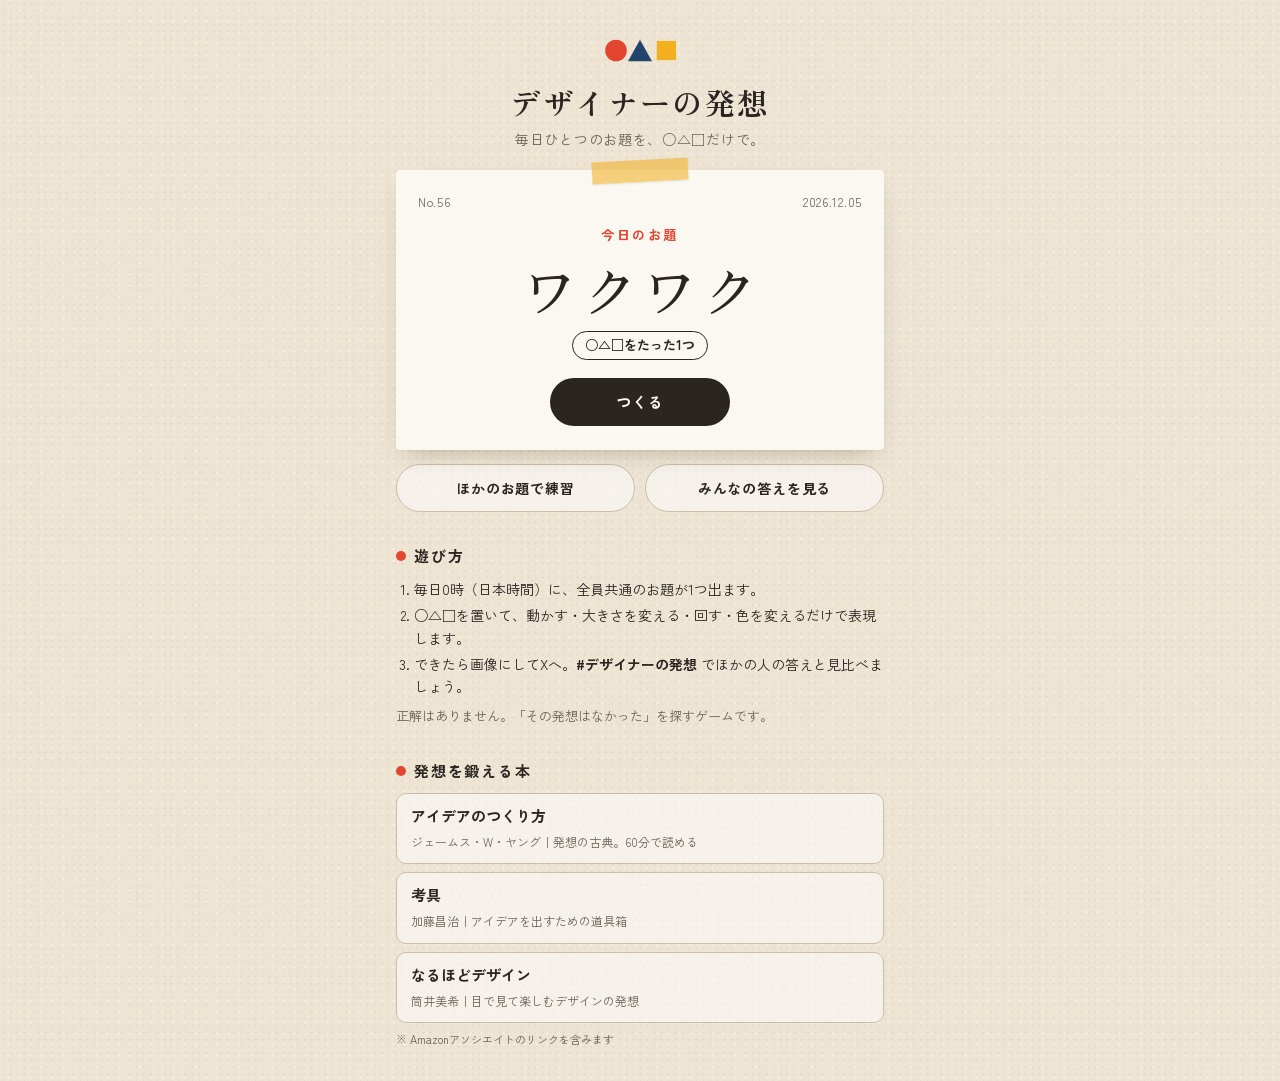
<file: index.html>
<!doctype html>
<html lang="ja">
<head>
<meta charset="utf-8">
<meta name="viewport" content="width=device-width,initial-scale=1,viewport-fit=cover">
<title>デザイナーの発想｜今日のお題</title>
<meta name="description" content="毎日ひとつのお題を、○△□だけで表現する。デザイナーのための発想トレーニング。">
<meta property="og:title" content="デザイナーの発想｜今日のお題">
<meta property="og:description" content="毎日ひとつのお題を、○△□だけで表現する。みんなの答えは #デザイナーの発想 で。">
<meta property="og:type" content="website">
<meta property="og:image" content="https://designers-game.vercel.app/og.png">
<meta property="og:url" content="https://designers-game.vercel.app/">
<meta name="twitter:card" content="summary_large_image">
<meta name="theme-color" content="#EDE4D3">
<link rel="icon" href="data:image/svg+xml,%3Csvg xmlns='http://www.w3.org/2000/svg' viewBox='0 0 100 100'%3E%3Crect width='100' height='100' fill='%23F6F1E7'/%3E%3Ccircle cx='38' cy='40' r='24' fill='%23E2462F'/%3E%3Cpolygon points='62,30 88,78 36,78' fill='%2323446B'/%3E%3C/svg%3E">
<link rel="preconnect" href="https://fonts.googleapis.com">
<link rel="preconnect" href="https://fonts.gstatic.com" crossorigin>
<link href="https://fonts.googleapis.com/css2?family=Zen+Kaku+Gothic+New:wght@500;700&family=Zen+Old+Mincho:wght@700&display=swap" rel="stylesheet">
<link rel="stylesheet" href="style.css">
</head>
<body>

<!-- ホーム -->
<section id="home" class="view active">
  <header class="masthead">
    <div class="logo">
      <svg viewBox="0 0 60 24" aria-hidden="true"><circle cx="10" cy="12" r="9" fill="var(--shu)"/><polygon points="30,3 40,21 20,21" fill="var(--ai)"/><rect x="44" y="4" width="16" height="16" fill="var(--yamabuki)"/></svg>
    </div>
    <h1>デザイナーの発想</h1>
    <p class="lead">毎日ひとつのお題を、○△□だけで。</p>
  </header>

  <article class="odai-card" id="todayCard">
    <div class="odai-meta"><span id="todayNo">No.1</span><span id="todayDate"></span></div>
    <p class="odai-label">今日のお題</p>
    <p class="odai-word" id="todayWord">—</p>
    <p class="odai-rule" id="todayRule"></p>
    <button class="btn primary" id="startToday">つくる</button>
    <p class="done-note" id="todayDone" hidden>今日はもう提出済み。つくり直しもできます。</p>
  </article>

  <div class="row-btns">
    <button class="btn ghost" id="startPractice">ほかのお題で練習</button>
    <a class="btn ghost" id="seeOthers" target="_blank" rel="noopener">みんなの答えを見る</a>
  </div>

  <section class="block" id="historyBlock" hidden>
    <h2>これまでの作品</h2>
    <div class="history" id="history"></div>
  </section>

  <section class="block howto">
    <h2>遊び方</h2>
    <ol>
      <li>毎日0時（日本時間）に、全員共通のお題が1つ出ます。</li>
      <li>○△□を置いて、動かす・大きさを変える・回す・色を変えるだけで表現します。</li>
      <li>できたら画像にしてXへ。<b>#デザイナーの発想</b> でほかの人の答えと見比べましょう。</li>
    </ol>
    <p class="tip">正解はありません。「その発想はなかった」を探すゲームです。</p>
  </section>

  <section class="block books">
    <h2>発想を鍛える本</h2>
    <ul class="booklist">
      <li><a target="_blank" rel="noopener sponsored" href="https://www.amazon.co.jp/s?k=%E3%82%A2%E3%82%A4%E3%83%87%E3%82%A2%E3%81%AE%E3%81%A4%E3%81%8F%E3%82%8A%E6%96%B9+%E3%83%A4%E3%83%B3%E3%82%B0&tag=timing-22"><b>アイデアのつくり方</b><span>ジェームス・W・ヤング｜発想の古典。60分で読める</span></a></li>
      <li><a target="_blank" rel="noopener sponsored" href="https://www.amazon.co.jp/s?k=%E8%80%83%E5%85%B7+%E5%8A%A0%E8%97%A4%E6%98%8C%E6%B2%BB&tag=timing-22"><b>考具</b><span>加藤昌治｜アイデアを出すための道具箱</span></a></li>
      <li><a target="_blank" rel="noopener sponsored" href="https://www.amazon.co.jp/s?k=%E3%81%AA%E3%82%8B%E3%81%BB%E3%81%A9%E3%83%87%E3%82%B6%E3%82%A4%E3%83%B3&tag=timing-22"><b>なるほどデザイン</b><span>筒井美希｜目で見て楽しむデザインの発想</span></a></li>
    </ul>
    <p class="disclosure">※ Amazonアソシエイトのリンクを含みます</p>
  </section>

</section>

<!-- エディタ -->
<section id="editor" class="view">
  <header class="ed-head">
    <button class="icon-btn" id="edBack" aria-label="戻る">
      <svg viewBox="0 0 24 24"><path d="M15 5l-7 7 7 7" fill="none" stroke="currentColor" stroke-width="2.2" stroke-linecap="round" stroke-linejoin="round"/></svg>
    </button>
    <div class="ed-title">
      <p class="ed-word" id="edWord">—</p>
      <p class="ed-rule" id="edRule"></p>
    </div>
    <button class="icon-btn" id="edUndo" aria-label="ひとつ戻す">
      <svg viewBox="0 0 24 24"><path d="M9 14L4 9l5-5M4 9h10a6 6 0 010 12h-3" fill="none" stroke="currentColor" stroke-width="2.2" stroke-linecap="round" stroke-linejoin="round"/></svg>
    </button>
  </header>

  <div class="board-wrap">
    <svg id="board" viewBox="0 0 1000 1000" aria-label="作品">
      <defs>
        <clipPath id="clip"><rect width="1000" height="1000"/></clipPath>
        <filter id="paper" x="-20%" y="-20%" width="140%" height="140%">
          <feDropShadow dx="0" dy="6" stdDeviation="6" flood-color="#3a2a12" flood-opacity=".22"/>
        </filter>
      </defs>
      <rect id="bg" width="1000" height="1000"/>
      <g id="pieces" clip-path="url(#clip)"></g>
      <g id="ui"></g>
    </svg>
    <p class="board-hint" id="hint">下の ○△□ をタップして置こう</p>
  </div>

  <div class="tools">
    <div class="tool-row add-row">
      <button class="shape-btn" data-add="circle" aria-label="丸を置く"><svg viewBox="0 0 40 40"><circle cx="20" cy="20" r="15"/></svg></button>
      <button class="shape-btn" data-add="tri" aria-label="三角を置く"><svg viewBox="0 0 40 40"><polygon points="20,4 37,35 3,35"/></svg></button>
      <button class="shape-btn" data-add="square" aria-label="四角を置く"><svg viewBox="0 0 40 40"><rect x="6" y="6" width="28" height="28"/></svg></button>
      <span class="counter" id="counter">0/3</span>
    </div>

    <div class="tool-row">
      <div class="seg" role="tablist">
        <button class="seg-btn active" data-target="piece">パーツの色</button>
        <button class="seg-btn" data-target="bg">背景の色</button>
      </div>
    </div>
    <div class="palette" id="palette"></div>

    <div class="tool-row act-row" id="actRow">
      <button class="act" data-act="front">前へ</button>
      <button class="act" data-act="back">後ろへ</button>
      <button class="act" data-act="flip">反転</button>
      <button class="act" data-act="dup">複製</button>
      <button class="act danger" data-act="del">削除</button>
    </div>

    <p class="gesture-hint">ドラッグで移動 ／ ● で拡大・変形 ／ ↻ で回転 ／ 2本指でも拡大・回転</p>

    <button class="btn primary wide" id="finish">できた</button>
  </div>
</section>

<!-- 完成 -->
<section id="result" class="view">
  <header class="res-head">
    <button class="icon-btn" id="resBack" aria-label="作品に戻る">
      <svg viewBox="0 0 24 24"><path d="M15 5l-7 7 7 7" fill="none" stroke="currentColor" stroke-width="2.2" stroke-linecap="round" stroke-linejoin="round"/></svg>
    </button>
    <p>できあがり</p>
    <span class="icon-btn spacer"></span>
  </header>
  <div class="card-preview"><img id="cardImg" alt="シェア用の画像"></div>
  <div class="share-btns">
    <button class="btn primary wide" id="shareX">Xに投稿する</button>
    <p class="share-note" id="shareNote"></p>
    <div class="row-btns">
      <button class="btn ghost" id="saveImg">画像を保存</button>
      <a class="btn ghost" id="resOthers" target="_blank" rel="noopener">みんなの答え</a>
    </div>
    <div class="row-btns">
      <button class="btn ghost" id="resHome">トップへ</button>
      <button class="btn ghost" id="resPractice">別のお題で練習</button>
    </div>
  </div>
</section>

<div class="toast" id="toast" role="status"></div>

<script src="odai.js"></script>
<script src="app.js"></script>
</body>
</html>
</file>
<file: style.css>
:root {
  --kraft: #EDE4D3;
  --kraft-deep: #DCCFB6;
  --paper: #FBF8F2;
  --ink: #2A2520;
  --ink-soft: #6B6157;
  --line: #CDBFA5;
  --shu: #E2462F;
  --ai: #23446B;
  --yamabuki: #F2B01E;
  --radius: 14px;
  --sans: 'Zen Kaku Gothic New', 'Hiragino Sans', 'Noto Sans JP', sans-serif;
  --serif: 'Zen Old Mincho', 'Hiragino Mincho ProN', 'Noto Serif JP', serif;
}

* { box-sizing: border-box; -webkit-tap-highlight-color: transparent; }
html, body { margin: 0; }
body {
  font-family: var(--sans);
  color: var(--ink);
  background-color: var(--kraft);
  background-image:
    radial-gradient(rgba(120, 90, 50, .06) 1px, transparent 1.2px),
    radial-gradient(rgba(255, 255, 255, .35) 1px, transparent 1.2px);
  background-size: 7px 7px, 11px 11px;
  background-position: 0 0, 3px 5px;
  min-height: 100dvh;
  line-height: 1.6;
}
button { font: inherit; color: inherit; }
a { color: inherit; }

.view { display: none; max-width: 520px; margin: 0 auto; padding: 0 16px calc(32px + env(safe-area-inset-bottom)); }
.view.active { display: block; }

/* ---------- ホーム ---------- */
.masthead { text-align: center; padding: 36px 0 20px; }
.logo svg { width: 72px; height: 29px; }
.masthead h1 { font-family: var(--serif); font-size: 30px; letter-spacing: .08em; margin: 6px 0 2px; }
.lead { margin: 0; color: var(--ink-soft); font-size: 14px; letter-spacing: .05em; }

.odai-card {
  position: relative;
  background: var(--paper);
  border-radius: 4px;
  padding: 22px 22px 24px;
  text-align: center;
  box-shadow: 0 1px 0 rgba(0,0,0,.04), 0 10px 24px -12px rgba(60, 40, 10, .35);
}
.odai-card::before {
  /* マスキングテープ */
  content: ''; position: absolute; top: -10px; left: 50%; width: 96px; height: 22px;
  transform: translateX(-50%) rotate(-3deg);
  background: rgba(242, 176, 30, .55);
  box-shadow: 0 1px 2px rgba(0,0,0,.08);
}
.odai-meta { display: flex; justify-content: space-between; font-size: 12px; color: var(--ink-soft); letter-spacing: .06em; }
.odai-label { margin: 14px 0 0; font-size: 13px; color: var(--shu); font-weight: 700; letter-spacing: .2em; }
.odai-word { font-family: var(--serif); font-size: clamp(40px, 13vw, 60px); line-height: 1.25; margin: 4px 0 6px; word-break: keep-all; overflow-wrap: anywhere; }
.odai-rule { display: table; margin: 0 auto 18px; padding: 3px 12px; border: 1.5px solid var(--ink); border-radius: 99px; font-size: 13px; font-weight: 700; }
.done-note { font-size: 12px; color: var(--ink-soft); margin: 10px 0 0; }

.btn {
  display: inline-flex; align-items: center; justify-content: center; gap: 6px;
  min-height: 48px; padding: 0 22px; border-radius: 99px; border: 0; cursor: pointer;
  font-weight: 700; letter-spacing: .06em; text-decoration: none; font-size: 15px;
  transition: transform .08s ease, background .15s;
}
.btn:active { transform: scale(.97); }
.btn.primary { background: var(--ink); color: var(--paper); min-width: 180px; }
.btn.primary:hover { background: #000; }
.btn.ghost { background: rgba(255,255,255,.55); border: 1.5px solid var(--line); color: var(--ink); }
.btn.wide { width: 100%; }
.btn[disabled] { opacity: .4; pointer-events: none; }
.row-btns { display: grid; grid-template-columns: 1fr 1fr; gap: 10px; margin-top: 14px; }
.row-btns .btn { padding: 0 10px; font-size: 14px; }

.block { margin-top: 32px; }
.block h2 { font-size: 15px; letter-spacing: .12em; margin: 0 0 10px; display: flex; align-items: center; gap: 8px; }
.block h2::before { content: ''; width: 10px; height: 10px; border-radius: 50%; background: var(--shu); }
.howto ol { margin: 0; padding-left: 1.3em; font-size: 14px; }
.howto li { margin-bottom: 4px; }
.tip { font-size: 13px; color: var(--ink-soft); margin: 8px 0 0; }

.history { display: grid; grid-template-columns: repeat(3, 1fr); gap: 10px; }
.history button { border: 0; padding: 0; background: none; cursor: pointer; text-align: left; }
.history svg { display: block; width: 100%; aspect-ratio: 1; border-radius: 3px; box-shadow: 0 4px 10px -6px rgba(60,40,10,.5); }
.history span { display: block; font-size: 11px; color: var(--ink-soft); margin-top: 3px; white-space: nowrap; overflow: hidden; text-overflow: ellipsis; }

.booklist { list-style: none; margin: 0; padding: 0; display: grid; gap: 8px; }
.booklist a { display: block; text-decoration: none; background: rgba(255,255,255,.55); border: 1.5px solid var(--line); border-radius: 10px; padding: 10px 14px; }
.booklist b { display: block; font-size: 15px; }
.booklist span { font-size: 12px; color: var(--ink-soft); }
.disclosure { font-size: 11px; color: var(--ink-soft); margin: 8px 0 0; }
.foot { margin-top: 32px; font-size: 12px; color: var(--ink-soft); text-align: center; }

/* ---------- エディタ ---------- */
.ed-head, .res-head {
  display: flex; align-items: center; gap: 8px; padding: 12px 0 10px;
}
.res-head p { flex: 1; text-align: center; margin: 0; font-weight: 700; letter-spacing: .1em; }
.icon-btn {
  width: 44px; height: 44px; flex: none; border-radius: 50%; border: 0; background: rgba(255,255,255,.5);
  display: grid; place-items: center; cursor: pointer;
}
.icon-btn svg { width: 22px; height: 22px; }
.icon-btn[disabled] { opacity: .35; }
.icon-btn.spacer { background: none; }
.ed-title { flex: 1; text-align: center; min-width: 0; }
.ed-word { font-family: var(--serif); font-size: 24px; margin: 0; line-height: 1.2; overflow: hidden; text-overflow: ellipsis; white-space: nowrap; }
.ed-rule { font-size: 12px; margin: 2px 0 0; color: var(--ink-soft); font-weight: 700; }

.board-wrap { position: relative; }
#board {
  display: block; width: 100%; aspect-ratio: 1; touch-action: none; user-select: none; -webkit-user-select: none;
  border-radius: 3px; box-shadow: 0 1px 0 rgba(0,0,0,.05), 0 14px 30px -14px rgba(60,40,10,.45);
  background: var(--paper);
}
#pieces > * { cursor: grab; }
.board-hint {
  position: absolute; inset: 0; margin: 0; display: grid; place-items: center; text-align: center;
  font-size: 14px; color: var(--ink-soft); pointer-events: none; padding: 20px;
}
.board-hint[hidden] { display: none; }

.tools { margin-top: 14px; }
.tool-row { display: flex; align-items: center; gap: 10px; }
.tool-row + .tool-row, .palette + .tool-row { margin-top: 12px; }
.add-row { justify-content: center; }
.shape-btn {
  width: 60px; height: 52px; border-radius: 12px; border: 1.5px solid var(--line); background: rgba(255,255,255,.6);
  display: grid; place-items: center; cursor: pointer;
}
.shape-btn svg { width: 30px; height: 30px; fill: var(--ink); }
.shape-btn:active { transform: scale(.95); }
.shape-btn[disabled] { opacity: .3; cursor: default; }
.counter { font-size: 13px; font-weight: 700; color: var(--ink-soft); min-width: 40px; text-align: right; font-variant-numeric: tabular-nums; }
.counter.full { color: var(--shu); }

.seg { display: flex; width: 100%; background: rgba(0,0,0,.06); border-radius: 99px; padding: 3px; }
.seg-btn { flex: 1; border: 0; background: none; border-radius: 99px; padding: 7px 0; font-size: 13px; font-weight: 700; cursor: pointer; color: var(--ink-soft); }
.seg-btn.active { background: var(--paper); color: var(--ink); box-shadow: 0 1px 3px rgba(0,0,0,.12); }

.palette { display: grid; grid-template-columns: repeat(10, 1fr); gap: 6px; margin-top: 10px; }
.swatch {
  aspect-ratio: 1; border-radius: 50%; border: 0; cursor: pointer; position: relative;
  box-shadow: inset 0 0 0 1px rgba(0,0,0,.12);
}
.swatch.on::after {
  content: ''; position: absolute; inset: -4px; border-radius: 50%; border: 2px solid var(--ink);
}
.swatch[disabled] { opacity: .25; cursor: default; }

.act-row { display: grid; grid-template-columns: repeat(5, 1fr); gap: 6px; }
.act {
  border: 1.5px solid var(--line); background: rgba(255,255,255,.6); border-radius: 10px; min-height: 42px;
  font-size: 13px; font-weight: 700; cursor: pointer;
}
.act.danger { color: var(--shu); }
.act[disabled] { opacity: .35; cursor: default; }
.gesture-hint { font-size: 11px; color: var(--ink-soft); text-align: center; margin: 10px 0 14px; }

/* ---------- 完成 ---------- */
.card-preview { background: var(--paper); border-radius: 4px; box-shadow: 0 14px 30px -14px rgba(60,40,10,.45); overflow: hidden; }
.card-preview img { display: block; width: 100%; aspect-ratio: 1; }
.share-btns { margin-top: 16px; }
.share-note { font-size: 12px; color: var(--ink-soft); text-align: center; margin: 8px 0 0; min-height: 1em; }

.toast {
  position: fixed; left: 50%; bottom: calc(24px + env(safe-area-inset-bottom)); transform: translate(-50%, 20px);
  background: var(--ink); color: var(--paper); padding: 10px 18px; border-radius: 99px; font-size: 13px; font-weight: 700;
  opacity: 0; pointer-events: none; transition: opacity .2s, transform .2s; max-width: calc(100% - 32px); text-align: center;
}
.toast.show { opacity: 1; transform: translate(-50%, 0); }
</file>
